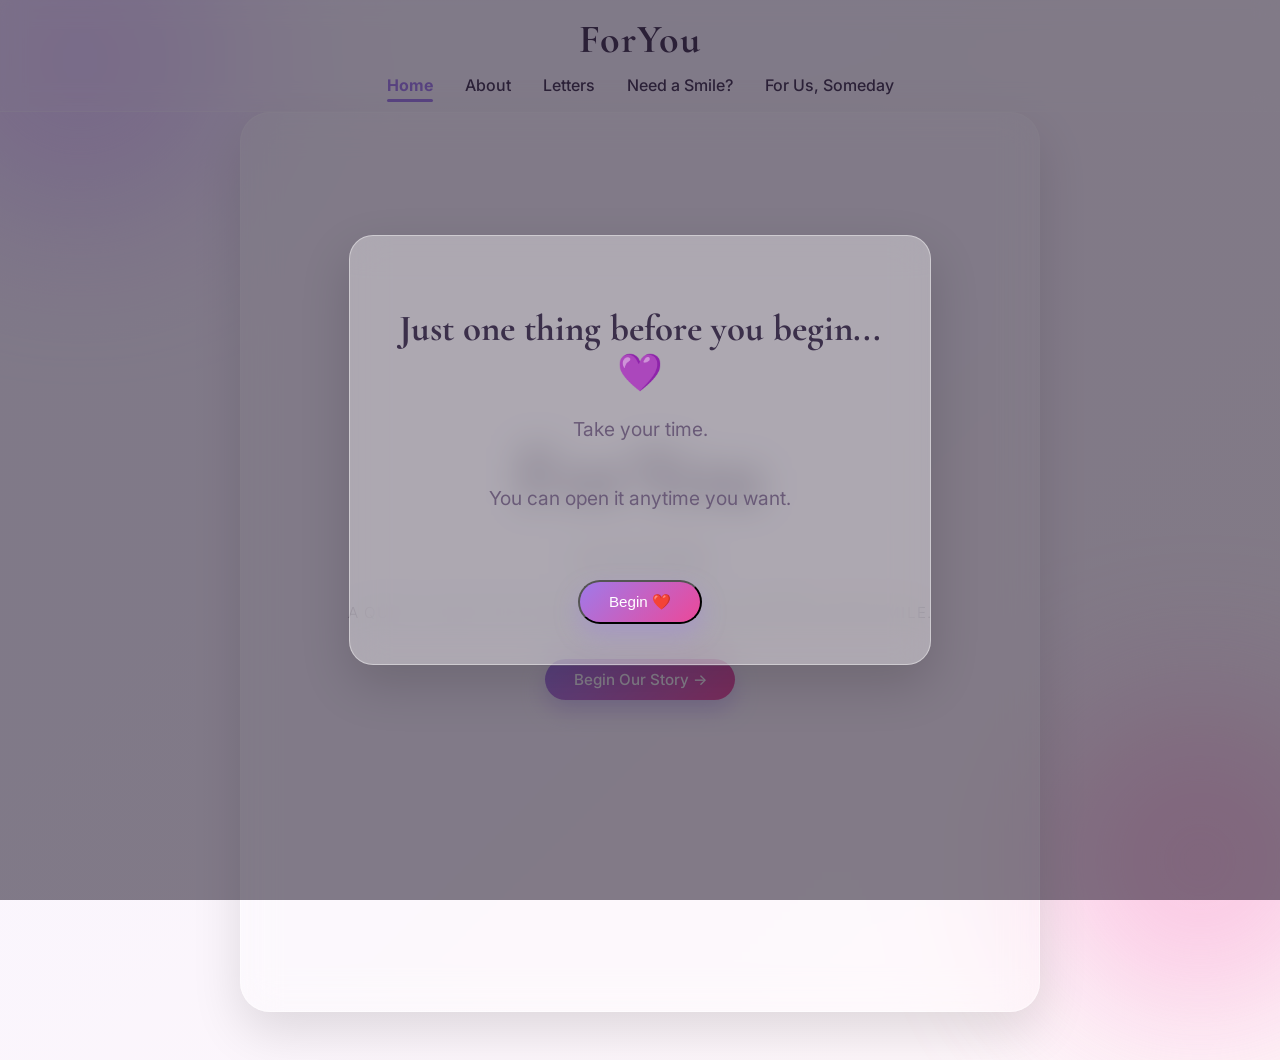
<file: index.html>
<!DOCTYPE html>
<html lang="en">
<head>
  <meta charset="UTF-8">
  <meta name="viewport" content="width=device-width, initial-scale=1.0">
  <title>ForYou</title> 
  <link rel="preconnect" href="https://fonts.googleapis.com">
 <link rel="preconnect" href="https://fonts.gstatic.com" crossorigin>
 <link href="https://fonts.googleapis.com/css2?family=Cormorant+Garamond:wght@400;600;700&family=Inter:wght@300;400;500;600&display=swap" rel="stylesheet">
  <link rel="icon" type="image/svg+xml" href="favicon.svg">
  <link rel="stylesheet" href="style.css">
</head>
<body>
  <div id="welcome-popup">
  <div class="popup-card">
    <h2>Just one thing before you begin... 💜</h2>

    <p>
      Take your time.<br><br>

      You can open it anytime you want.
    </p>

    <button id="begin-btn" class="enter-btn">
      Begin ❤️
    </button>
  </div>
</div>
  <header class="navbar">

  <div class="logo">ForYou</div>

  <nav class="nav-links">
    <a href="index.html" class="active">Home</a>
<a href="about.html">About</a>
<a href="letters.html">Letters</a>
<a href="smile.html">Need a Smile?</a>
<a href="wishes.html">For Us, Someday</a>
  </nav>

</header>
<div class="bg-circle circle-1"></div>
<div class="bg-circle circle-2"></div>
  <main class="container">
    <h1>ForYou</h1>
    <p>I Love You Idiot.</p>
    <p class="subtitle">A quiet place for two hearts connected across every mile.</p>
    <a href="welcome.html" class="enter-btn">Begin Our Story →</a>
  </main>
  <script src="script.js"></script>
</body>
</html>
</file>
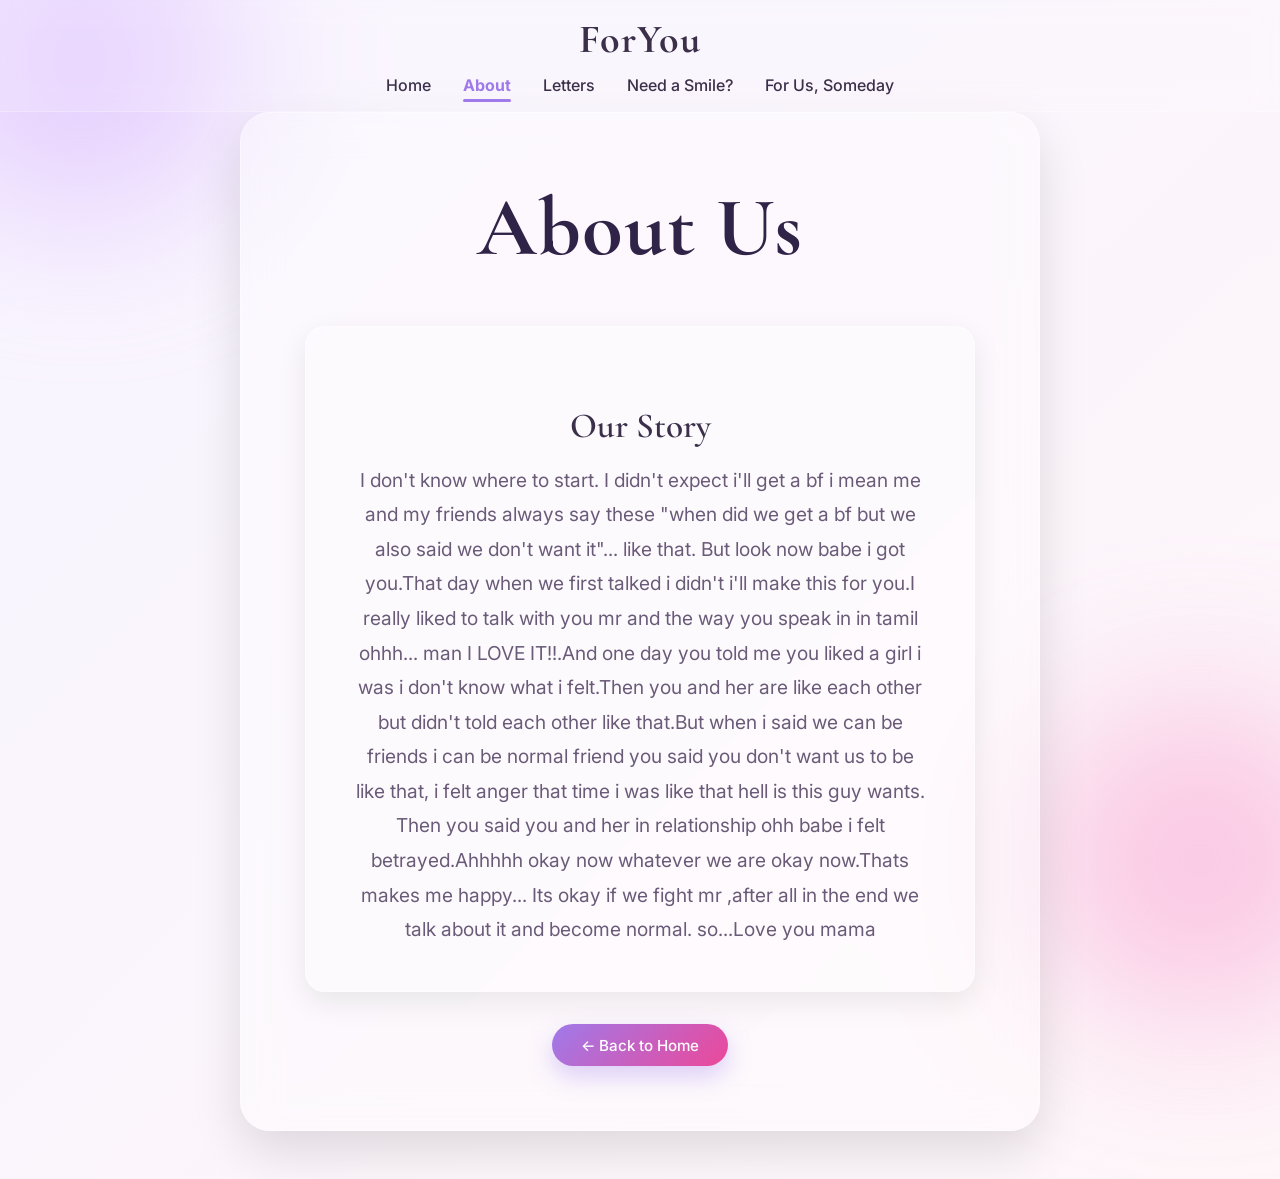
<file: about.html>
<!DOCTYPE html>
<html lang="en">
<head>
  <meta charset="UTF-8">
  <meta name="viewport" content="width=device-width, initial-scale=1.0">
  <title>About Us | ForYou</title>

  <link rel="preconnect" href="https://fonts.googleapis.com">
  <link rel="preconnect" href="https://fonts.gstatic.com" crossorigin>
  <link href="https://fonts.googleapis.com/css2?family=Cormorant+Garamond:wght@400;600;700&family=Inter:wght@300;400;500;600&display=swap" rel="stylesheet">

  <link rel="stylesheet" href="style.css">
</head>

<body>
 <header class="navbar">
  <div class="logo">ForYou</div>

  <nav class="nav-links">
    <a href="index.html">Home</a>
<a href="about.html" class="active">About</a>
<a href="letters.html">Letters</a>
<a href="smile.html">Need a Smile?</a>
<a href="wishes.html">For Us, Someday</a>
  </nav>
</header>

  <div class="bg-circle circle-1"></div>
  <div class="bg-circle circle-2"></div>

 <main class="container">

  <h1>About Us</h1>

  <section class="content-card">

    <h2 class="section-title">Our Story</h2>

    <p>
I don't know where to start.

I didn't expect i'll get a bf i mean me and my friends always say these
"when did we get a bf but we also said we don't want it"... like that.
But look now babe i got you.That day when we first talked i didn't i'll
make this for you.I really liked to talk with you mr and the way you speak in 
in tamil ohhh... man I LOVE IT!!.And one day you told me you liked a girl i was 
i don't know what i felt.Then you and her are like each other but didn't told each
other like that.But when i said we can be friends i can be normal friend you said you 
don't want us to be like that, i felt anger that time i was like that hell is this guy wants.
Then you said you and her in relationship ohh babe i felt betrayed.Ahhhhh okay now whatever 
we are okay now.Thats makes me happy...

Its okay if we fight mr ,after all in the end we talk about it and become normal.

so...Love you mama


</p>

  </section>
   <a href="index.html" class="enter-btn">← Back to Home</a>

</main>
</body>
</html>
</file>
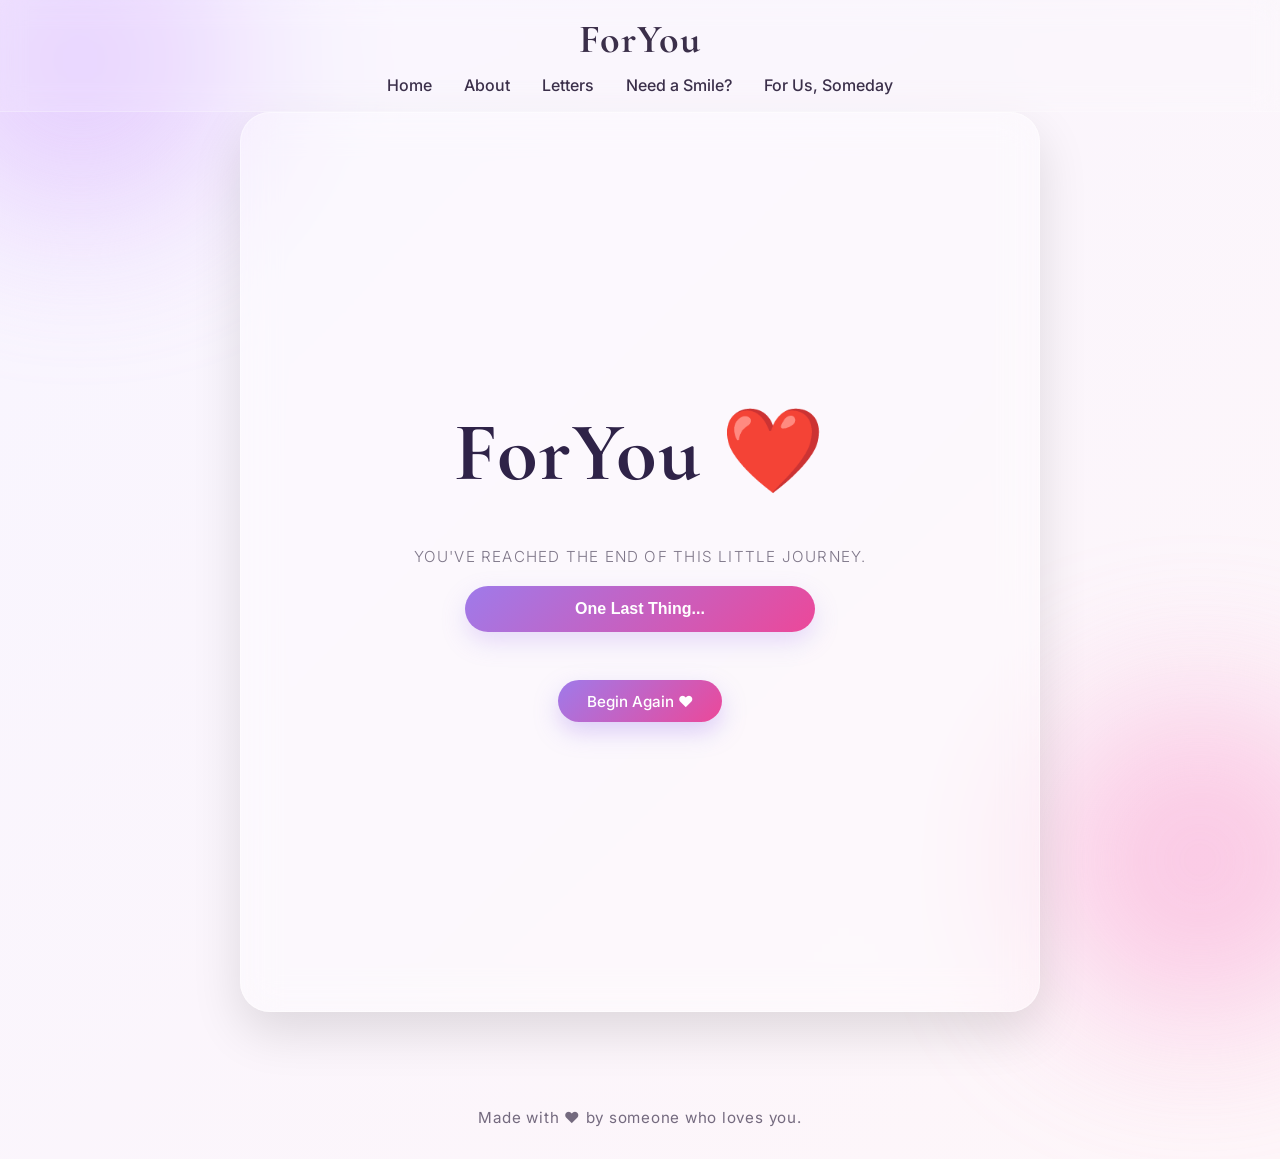
<file: final.html>
<!DOCTYPE html>
<html lang="en">
<head>
  <meta charset="UTF-8">
  <meta name="viewport" content="width=device-width, initial-scale=1.0">
  <title>ForYou ❤️</title>

  <link rel="preconnect" href="https://fonts.googleapis.com">
  <link rel="preconnect" href="https://fonts.gstatic.com" crossorigin>
  <link href="https://fonts.googleapis.com/css2?family=Cormorant+Garamond:wght@400;600;700&family=Inter:wght@300;400;500;600&display=swap" rel="stylesheet">

  <link rel="stylesheet" href="style.css">
</head>

<body>
  <header class="navbar">
  <div class="logo">ForYou</div>

  <nav class="nav-links">
    <a href="index.html">Home</a>
    <a href="about.html">About</a>
    <a href="letters.html">Letters</a>
    <a href="smile.html">Need a Smile?</a>
    <a href="wishes.html">For Us, Someday</a>
  </nav>
</header>

  <div class="bg-circle circle-1"></div>
  <div class="bg-circle circle-2"></div>

  <main class="container">

    <h1>ForYou ❤️</h1>
<p class="subtitle">
You've reached the end of this little journey.
</p>
   <button class="letter-envelope final-btn">
    One Last Thing...
</button>

<div class="letter-content" id="finalMessage">
    <p>
Thank you for taking the time to go through this little website.
Every page, every word, and every little detail was made with you in mind.
Maybe it isn't perfect, but neither is love.
And that's okay.
I just wanted you to have something you could always come back to whenever you needed a reminder of how much you mean to me.
Thank you for being part of my life.
I hope this little corner of the internet always makes you smile.

❤️
      <br><br>

<p class="subtitle">
With all my love,
<br>
Greeshma 💜
</p>
    </p>
</div>
<a href="index.html" class="enter-btn">Begin Again ❤️</a>
  </main>
<footer class="footer">
  Made with ❤️ by someone who loves you.
</footer>
  <script src="script.js"></script>
</body>
</html>
</file>
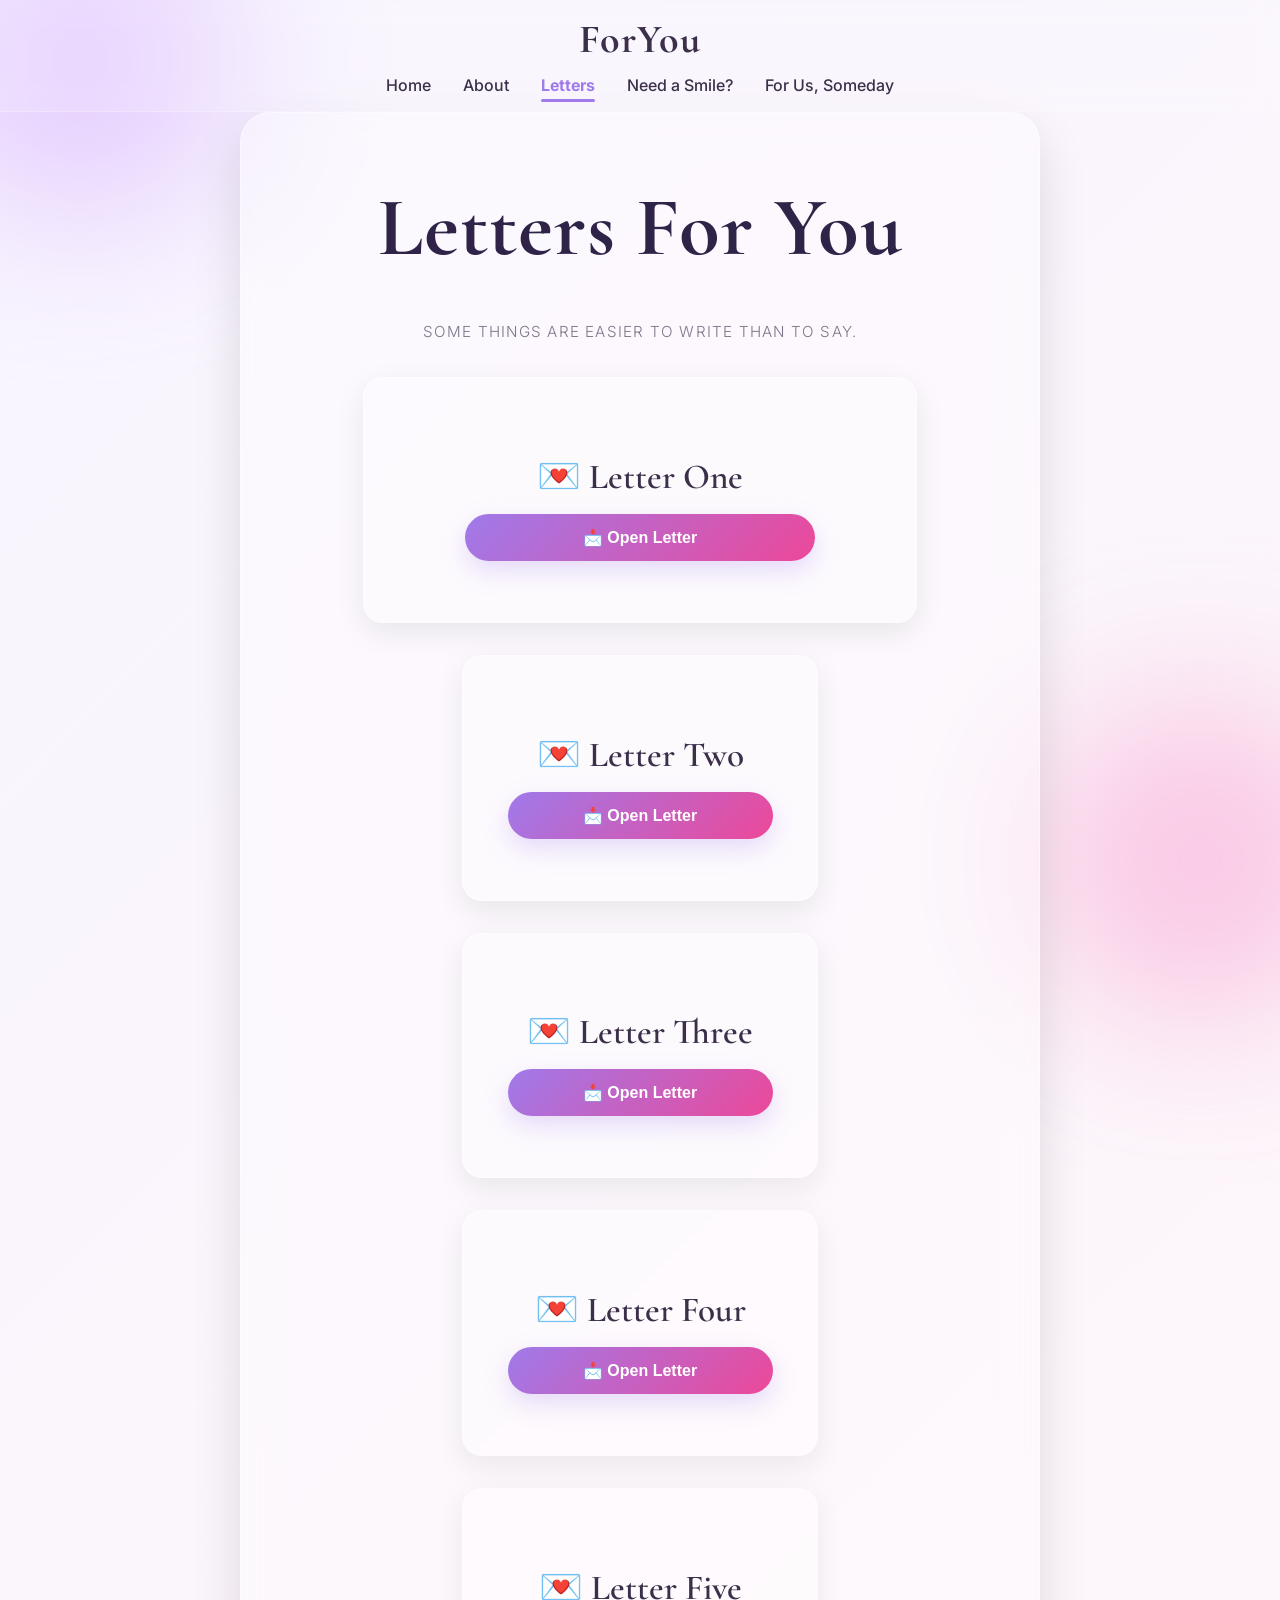
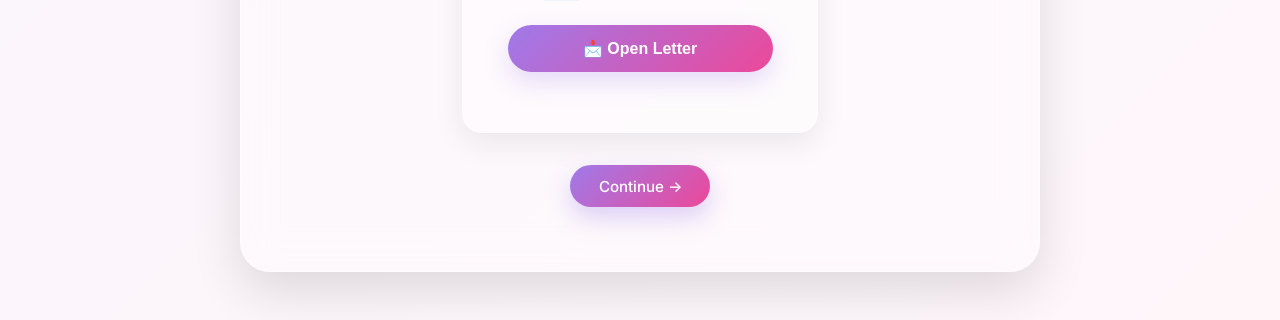
<file: letters.html>
<!DOCTYPE html>
<html lang="en">
<head>
  <meta charset="UTF-8">
  <meta name="viewport" content="width=device-width, initial-scale=1.0">

  <title>First Letter | ForYou</title>

  <link rel="preconnect" href="https://fonts.googleapis.com">
  <link rel="preconnect" href="https://fonts.gstatic.com" crossorigin>
  <link href="https://fonts.googleapis.com/css2?family=Cormorant+Garamond:wght@400;600;700&family=Inter:wght@300;400;500;600&display=swap" rel="stylesheet">

  <link rel="stylesheet" href="style.css">
</head>

<body>
  <header class="navbar">
  <div class="logo">ForYou</div>

  <nav class="nav-links">
    <a href="index.html">Home</a>
<a href="about.html">About</a>
<a href="letters.html" class="active">Letters</a>
<a href="smile.html">Need a Smile?</a>
<a href="wishes.html">For Us, Someday</a>
  </nav>
</header>

  <div class="bg-circle circle-1"></div>
  <div class="bg-circle circle-2"></div>

  <main class="container">

    <h1>Letters For You</h1>

<p class="subtitle">
Some things are easier to write than to say.
</p>

<div class="content-card">
    <h2 class="section-title">💌 Letter One</h2>
    <button class="letter-envelope open-letter-btn">
    📩 Open Letter
</button>
 
<div class="letter-content">
    <p>
        Hey mr,
              Ahhhhh babe you shouidn't tease after this okayy.
            If you are reading have a smile on your face okay, 
    </p>
</div>
</div>

<div class="content-card">
    <h2 class="section-title">💌 Letter Two</h2>
    <button class="letter-envelope open-letter-btn">
    📩 Open Letter
</button>

<div class="letter-content">
    <p>
        I'll write this letter later...
    </p>
</div>
</div>

<div class="content-card">
    <h2 class="section-title">💌 Letter Three</h2>
  <button class="letter-envelope open-letter-btn">
    📩 Open Letter
</button>

<div class="letter-content">
    <p>
        I'll write this letter later...
    </p>
</div>
</div>


<div class="content-card">
    <h2 class="section-title">💌 Letter Four</h2>
   <button class="letter-envelope open-letter-btn">
    📩 Open Letter
</button>
<div class="letter-content">
    <p>
        I'll write this letter later...
    </p>
</div>
</div>

<div class="content-card">
    <h2 class="section-title">💌 Letter Five</h2>
    <button class="letter-envelope open-letter-btn">
    📩 Open Letter
</button>
<div class="letter-content">
    <p>
        I'll write this letter later...
    </p>
</div>
</div>

<a href="smile.html" class="enter-btn">Continue →</a>

  </main>
<script src="script.js"></script>
</body>
</html>
</file>
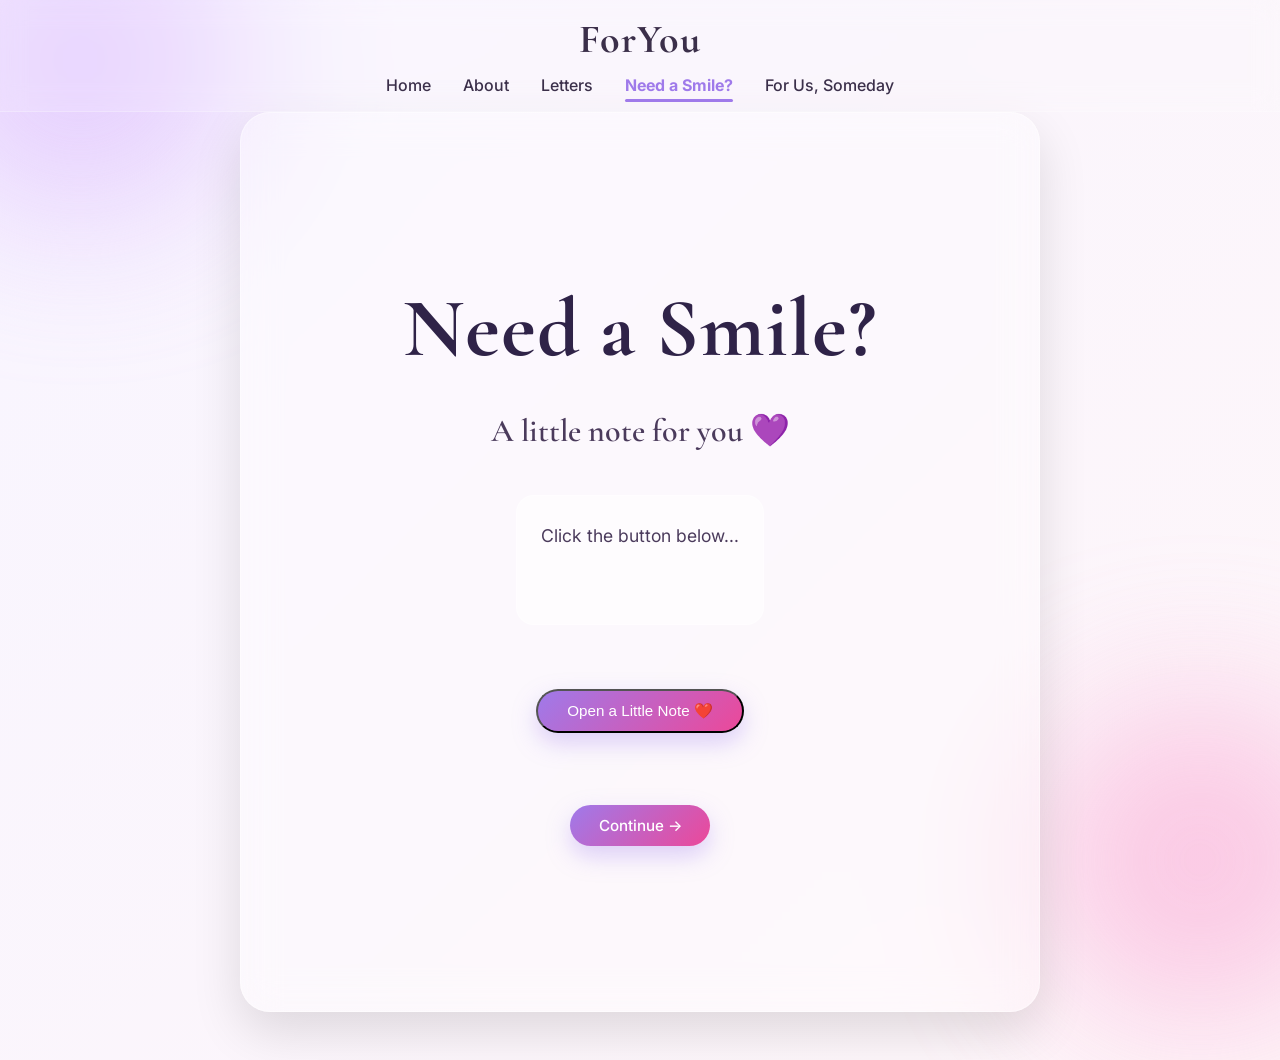
<file: smile.html>
<!DOCTYPE html>
<html lang="en">
<head>
  <meta charset="UTF-8">
  <meta name="viewport" content="width=device-width, initial-scale=1.0">

  <title>Need a Smile? | ForYou</title>

  <link rel="preconnect" href="https://fonts.googleapis.com">
  <link rel="preconnect" href="https://fonts.gstatic.com" crossorigin>
  <link href="https://fonts.googleapis.com/css2?family=Cormorant+Garamond:wght@400;600;700&family=Inter:wght@300;400;500;600&display=swap" rel="stylesheet">

  <link rel="stylesheet" href="style.css">
</head>

<body>
  <header class="navbar">
  <div class="logo">ForYou</div>

  <nav class="nav-links">
    
  <a href="index.html">Home</a>
  <a href="about.html">About</a>
  <a href="letters.html">Letters</a>
  <a href="smile.html" class="active">Need a Smile?</a>
  <a href="wishes.html">For Us, Someday</a>
</nav>
  
</header>

  <div class="bg-circle circle-1"></div>
  <div class="bg-circle circle-2"></div>

  <main class="container">

    

<h1>Need a Smile?</h1>
<h2 class="message-title">A little note for you 💜</h2>
<p id="message">
  Click the button below...
</p>

<button id="smile-btn" class="enter-btn">
   Open a Little Note ❤️
</button>
    <br><br>

<a href="final.html" class="enter-btn">Continue →</a>
  </main>
<script src="script.js"></script>
</body>
</html>
</file>
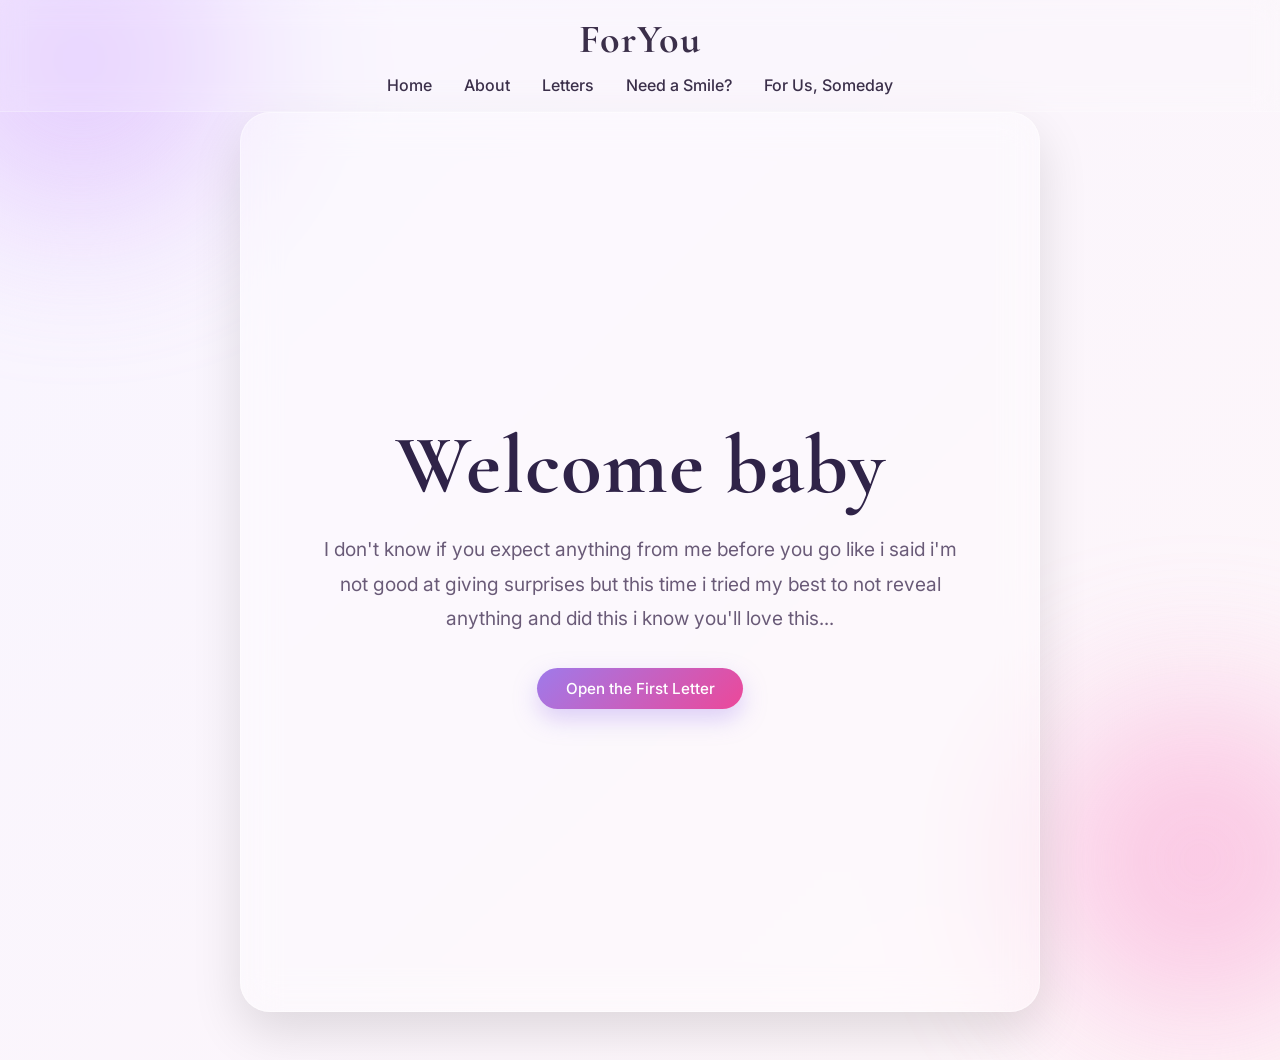
<file: welcome.html>
<!DOCTYPE html>
<html lang="en">
<head>
  <meta charset="UTF-8">
  <meta name="viewport" content="width=device-width, initial-scale=1.0">

  <title>Welcome | ForYou</title>

  <link rel="preconnect" href="https://fonts.googleapis.com">
  <link rel="preconnect" href="https://fonts.gstatic.com" crossorigin>
  <link href="https://fonts.googleapis.com/css2?family=Cormorant+Garamond:wght@400;600;700&family=Inter:wght@300;400;500;600&display=swap" rel="stylesheet">

  <link rel="stylesheet" href="style.css">
</head>

<body>
  <header class="navbar">
  <div class="logo">ForYou</div>

  <nav class="nav-links">
    <a href="index.html">Home</a>
    <a href="about.html">About</a>
    <a href="letters.html">Letters</a>
    <a href="smile.html">Need a Smile?</a>
    <a href="wishes.html">For Us, Someday</a>
  </nav>
</header>

  <div class="bg-circle circle-1"></div>
  <div class="bg-circle circle-2"></div>

  <main class="container">
    <h1>Welcome baby</h1>

    <p>
      I don't know if you expect anything from me before you go
      like i said i'm not good at giving surprises 
      but this time i tried my best to not reveal anything and did this
      i know you'll love this...
    </p>
    <a href="letters.html" class="enter-btn">Open the First Letter</a>
  </main>

</body>
</html>
</file>
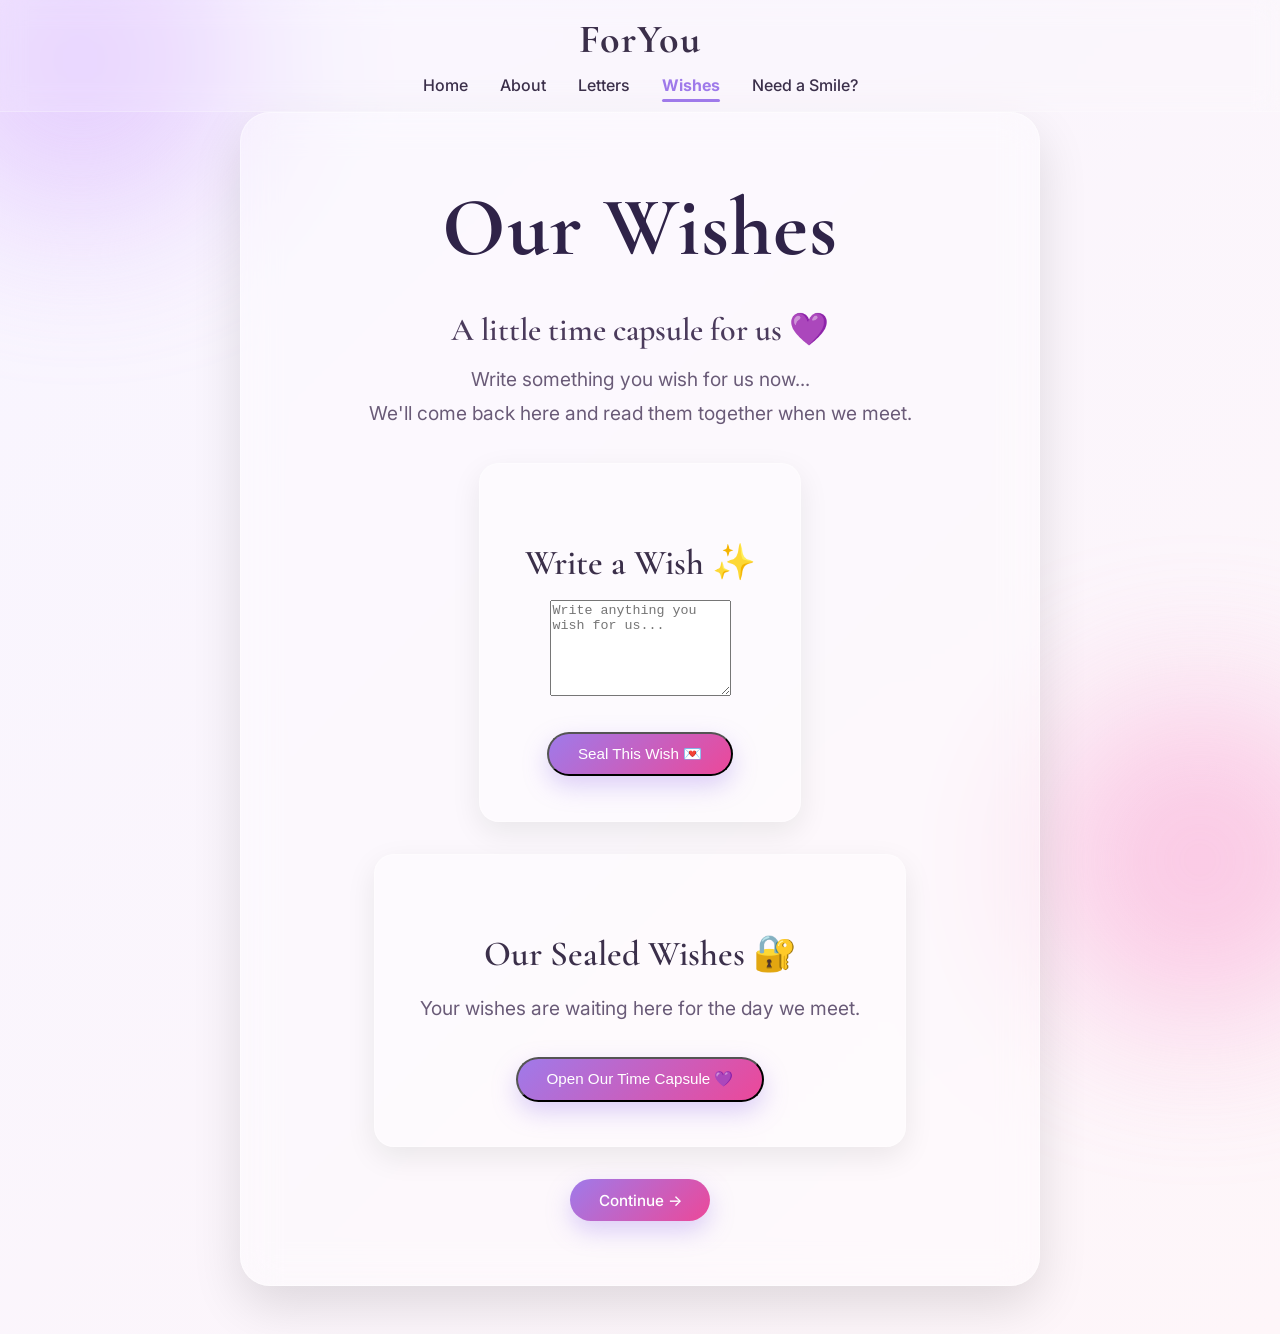
<file: wishes.html>
<!DOCTYPE html>
<html lang="en">
<head>
  <meta charset="UTF-8">
  <meta name="viewport" content="width=device-width, initial-scale=1.0">

  <title>Our Wishes | ForYou</title>

  <link rel="preconnect" href="https://fonts.googleapis.com">
  <link rel="preconnect" href="https://fonts.gstatic.com" crossorigin>

  <link href="https://fonts.googleapis.com/css2?family=Cormorant+Garamond:wght@400;600;700&family=Inter:wght@300;400;500;600&display=swap" rel="stylesheet">

  <link rel="stylesheet" href="style.css">
</head>

<body>

  <!-- Navigation -->
  <header class="navbar">

    <div class="logo">ForYou</div>

    <nav class="nav-links">
      <a href="index.html">Home</a>
      <a href="about.html">About</a>
      <a href="letters.html">Letters</a>
      <a href="wishes.html" class="active">Wishes</a>
      <a href="smile.html">Need a Smile?</a>
    </nav>

  </header>


  <!-- Background -->
  <div class="bg-circle circle-1"></div>
  <div class="bg-circle circle-2"></div>


  <!-- Main Content -->
  <main class="container">

    <h1>Our Wishes</h1>

    <h2 class="message-title">
      A little time capsule for us 💜
    </h2>

    <p>
      Write something you wish for us now...
      <br>
      We'll come back here and read them together when we meet.
    </p>


    <!-- Wish Writing Area -->
    <div class="content-card">

      <h2 class="section-title">
        Write a Wish ✨
      </h2>

      <textarea
        id="wishInput"
        placeholder="Write anything you wish for us..."
        rows="6"
      ></textarea>

      <br>

      <button id="saveWishBtn" class="enter-btn">
        Seal This Wish 💌
      </button>

    </div>


    <!-- Time Capsule -->
    <div class="content-card">

      <h2 class="section-title">
        Our Sealed Wishes 🔐
      </h2>

      <p id="capsuleMessage">
        Your wishes are waiting here for the day we meet.
      </p>

      <button id="openCapsuleBtn" class="enter-btn">
        Open Our Time Capsule 💜
      </button>

      <div id="wishesContainer"></div>

    </div>


    <!-- Continue -->
    <a href="final.html" class="enter-btn">
      Continue →
    </a>

  </main>


  <script>
    const wishInput = document.getElementById("wishInput");
    const saveWishBtn = document.getElementById("saveWishBtn");
    const openCapsuleBtn = document.getElementById("openCapsuleBtn");
    const wishesContainer = document.getElementById("wishesContainer");
    const capsuleMessage = document.getElementById("capsuleMessage");

    let wishes = JSON.parse(localStorage.getItem("forYouWishes")) || [];

    let capsuleOpened = false;


    // Save a new wish
    saveWishBtn.addEventListener("click", () => {

      const wish = wishInput.value.trim();

      if (wish === "") {
        alert("Write a little wish first. 💜");
        return;
      }

      wishes.push({
        text: wish,
        date: new Date().toLocaleDateString()
      });

      localStorage.setItem("forYouWishes", JSON.stringify(wishes));

      wishInput.value = "";

      capsuleMessage.textContent =
        "Your wish has been sealed safely for us. 💌";

      saveWishBtn.textContent = "Wish Sealed ❤️";

      setTimeout(() => {
        saveWishBtn.textContent = "Seal This Wish 💌";
      }, 1800);
    });


    // Open the time capsule
    openCapsuleBtn.addEventListener("click", () => {

      if (wishes.length === 0) {
        capsuleMessage.textContent =
          "There are no wishes in our time capsule yet. Write one first. 💜";
        return;
      }

      capsuleOpened = !capsuleOpened;

      if (capsuleOpened) {

        wishesContainer.innerHTML = "";

        wishes.forEach((wish, index) => {

          const wishCard = document.createElement("div");

          wishCard.className = "content-card";

          wishCard.innerHTML = `
            <h2 class="message-title">
              Wish ${index + 1} 💌
            </h2>

            <p>
              ${escapeHTML(wish.text)}
            </p>

            <small>
              Written on ${wish.date}
            </small>
          `;

          wishesContainer.appendChild(wishCard);
        });

        capsuleMessage.textContent =
          "Here are the wishes we left for each other. Read them together. 💜";

        openCapsuleBtn.textContent =
          "Close Our Time Capsule";
      }

      else {

        wishesContainer.innerHTML = "";

        capsuleMessage.textContent =
          "Your wishes are sealed again until we're ready to read them.";

        openCapsuleBtn.textContent =
          "Open Our Time Capsule 💜";
      }
    });


    // Prevent HTML from being inserted into the wish
    function escapeHTML(text) {
      const div = document.createElement("div");
      div.textContent = text;
      return div.innerHTML;
    }
  </script>

</body>
</html>
</file>
<file: style.css>
body {
  margin: 0;
  min-height: 100vh;
  display: flex;
  flex-direction: column;
  justify-content: center;
  align-items: center;

  background: linear-gradient(135deg, #f8f5ff, #fef6f9);

  font-family: "Inter", sans-serif;
  color: #3b2f4a;
  text-align: center;
}


/* =========================
   HEADINGS
========================= */

h1 {
  font-family: "Cormorant Garamond", serif;
  font-size: 5.2rem;
  font-weight: 700;
  letter-spacing: 1px;
  margin: 0 0 1rem;
  color: #2f2348;
}

p {
  font-size: 1.2rem;
  max-width: 650px;
  line-height: 1.8;
  color: #6a5b78;
  margin: 0 auto;
}


/* =========================
   MAIN CONTAINER
========================= */

.container {
  min-height: 100vh;

  display: flex;
  flex-direction: column;
  justify-content: center;
  align-items: center;

  text-align: center;

  width: min(90%, 800px);

  padding: 4rem;

  margin-top: 7rem;
  margin-bottom: 3rem;

  border-radius: 30px;

  background: rgba(255, 255, 255, 0.35);

  backdrop-filter: blur(18px);
  -webkit-backdrop-filter: blur(18px);

  border: 1px solid rgba(255, 255, 255, 0.4);

  box-shadow:
    0 20px 50px rgba(0, 0, 0, 0.12);

  box-sizing: border-box;

  animation: fadeIn 0.8s ease;
}


/* =========================
   BACKGROUND CIRCLES
========================= */

.bg-circle {
  position: fixed;

  width: 320px;
  height: 320px;

  border-radius: 50%;

  filter: blur(80px);

  z-index: -1;

  opacity: 0.6;

  animation: float 8s ease-in-out infinite;
}

.circle-1 {
  background: #d8b4fe;

  top: -100px;
  left: -80px;
}

.circle-2 {
  background: #f9a8d4;

  bottom: -120px;
  right: -80px;

  animation-delay: 4s;
}


@keyframes float {

  0%, 100% {
    transform: translateY(0px) translateX(0px);
  }

  50% {
    transform: translateY(-20px) translateX(15px);
  }

}


/* =========================
   SUBTITLE
========================= */

.subtitle {
  margin-top: 1.5rem;

  font-size: 0.95rem;

  font-weight: 300;

  letter-spacing: 0.08em;

  text-transform: uppercase;

  color: rgba(59, 47, 74, 0.65);
}

 
/* =========================
   BUTTON
========================= */

.enter-btn {
  display: inline-block;

  margin-top: 2rem;

  padding: 0.7rem 1.8rem;

  border-radius: 999px;

  text-decoration: none;

  font-size: 0.95rem;

  font-weight: 500;

  color: #ffffff;

  background:
    linear-gradient(
      135deg,
      #9f7aea,
      #ec4899
    );

  box-shadow:
    0 10px 25px rgba(159, 122, 234, 0.35);

  transition:
    transform 0.3s ease,
    box-shadow 0.3s ease;
}

.enter-btn:hover {
  transform: translateY(-3px);

  box-shadow:
    0 15px 35px rgba(159, 122, 234, 0.45);
}

.enter-btn:active {
  transform: scale(0.97);
}


/* =========================
   MESSAGE
========================= */

#message {
  min-height: 80px;

  margin: 2rem 0;

  padding: 1.5rem;

  border-radius: 18px;

  background: rgba(255, 255, 255, 0.45);

  border: 1px solid rgba(255, 255, 255, 0.5);

  color: #4b3b5c;

  font-size: 1.1rem;

  line-height: 1.8;

  transition: all 0.3s ease;
}


/* =========================
   TITLES
========================= */

.message-title {
  font-family: "Cormorant Garamond", serif;

  font-size: 2rem;

  font-weight: 600;

  margin: 1rem 0 0.8rem;

  color: #4b3b5c;
}

.section-title {
  font-family: "Cormorant Garamond", serif;

  font-size: 2.2rem;

  font-weight: 600;

  margin-top: 2rem;
  margin-bottom: 1rem;

  color: #3b2f4a;
}


/* =========================
   NAVIGATION BAR
========================= */

.navbar {
  width: 100%;

  position: fixed;

  top: 0;
  left: 0;

  padding: 1.2rem 2rem 1rem;

  display: flex;

  flex-direction: column;

  justify-content: center;

  align-items: center;

  gap: 1rem;

  box-sizing: border-box;

  z-index: 1000;

  background: rgba(255, 255, 255, 0.15);

  backdrop-filter: blur(12px);
  -webkit-backdrop-filter: blur(12px);

  border-bottom: 1px solid rgba(255, 255, 255, 0.25);
}


/* =========================
   LOGO / ForYou
========================= */

.logo {
  font-family: "Cormorant Garamond", serif;

  font-size: 2.5rem;

  font-weight: 700;

  color: #3b2f4a;

  letter-spacing: 1px;

  text-align: center;

  line-height: 1;
}


/* =========================
   NAVIGATION LINKS
========================= */

.nav-links {
  width: 100%;

  display: flex;

  justify-content: center;

  align-items: center;

  flex-wrap: wrap;

  gap: 0.7rem 2rem;
}

.nav-links a {
  position: relative;

  text-decoration: none;

  color: #3b2f4a;

  font-weight: 500;

  font-size: 1rem;

  white-space: nowrap;

  transition: color 0.3s ease;
}

.nav-links a:hover {
  color: #8b6fb3;
}


/* ACTIVE PAGE */

.nav-links a.active {
  color: #9f7aea;

  font-weight: 700;

  position: relative;
}

.nav-links a.active::after {
  content: "";

  position: absolute;

  left: 0;

  bottom: -7px;

  width: 100%;

  height: 3px;

  background: #9f7aea;

  border-radius: 999px;
}


/* =========================
   CONTENT CARD
========================= */

.content-card {
  margin-top: 2rem;

  padding: 2.8rem;

  border-radius: 20px;

  background: rgba(255, 255, 255, 0.25);

  border: 1px solid rgba(255, 255, 255, 0.35);

  box-shadow:
    0 10px 30px rgba(0, 0, 0, 0.08);

  transition:
    transform 0.3s ease,
    box-shadow 0.3s ease;
}

.content-card:hover {
  transform: translateY(-6px);

  box-shadow:
    0 18px 40px rgba(0, 0, 0, 0.12);
}


/* =========================
   LETTERS
========================= */

.letter-content {
  max-height: 0;

  overflow: hidden;

  opacity: 0;

  transform: translateY(-20px);

  width: 100%;

  max-width: 650px;

  margin: 0 auto;

  padding: 0 25px;

  background: rgba(255,255,255,0.55);

  backdrop-filter: blur(12px);
  -webkit-backdrop-filter: blur(12px);

  border-radius: 18px;

  box-shadow:
    0 15px 35px rgba(0,0,0,0.08);

  transition:
    max-height .6s ease,
    opacity .4s ease,
    transform .5s ease,
    padding .4s ease;
}

.letter-content.open {
  max-height: 700px;

  opacity: 1;

  transform: translateY(0);

  padding: 25px;

  margin-top: 20px;
}


.letter-envelope {
  width: 100%;

  max-width: 350px;

  padding: 14px 28px;

  margin: 1rem auto;

  display: flex;

  justify-content: center;

  align-items: center;

  gap: 10px;

  border: none;

  border-radius: 999px;

  background:
    linear-gradient(
      135deg,
      #9f7aea,
      #ec4899
    );

  color: white;

  font-size: 1rem;

  font-weight: 600;

  cursor: pointer;

  box-shadow:
    0 10px 25px rgba(159,122,234,0.25);

  transition: 0.3s ease;
}

.letter-envelope:hover {
  transform: translateY(-3px);

  box-shadow:
    0 12px 25px rgba(159,122,234,0.35);
}

.letter-envelope:active {
  transform: scale(0.97);
}

.letter-content p {
  font-family: "Cormorant Garamond", serif;

  font-size: 1.35rem;

  line-height: 2.1;

  color: #4b3b5c;

  text-align: left;

  white-space: pre-line;

  margin: 0;
}


/* =========================
   FOOTER
========================= */

.footer {
  margin: 3rem 0 2rem;

  text-align: center;

  font-size: 0.95rem;

  color: rgba(59, 47, 74, 0.7);

  letter-spacing: 0.05em;
}


/* =========================
   FADE ANIMATION
========================= */

.container {
  animation: fadeIn 0.8s ease-out;
}

@keyframes fadeIn {

  from {
    opacity: 0;

    transform: translateY(20px);

    filter: blur(4px);
  }

  to {
    opacity: 1;

    transform: translateY(0);

    filter: blur(0);
  }

}


/* =========================
   WELCOME POPUP
========================= */

#welcome-popup {
  position: fixed;

  inset: 0;

  background: rgba(30, 20, 40, 0.55);

  display: flex;

  justify-content: center;

  align-items: center;

  z-index: 9999;
}

.popup-card {
  width: min(90%, 500px);

  padding: 2.5rem;

  text-align: center;

  border-radius: 24px;

  background: rgba(255,255,255,0.35);

  backdrop-filter: blur(18px);
  -webkit-backdrop-filter: blur(18px);

  border: 1px solid rgba(255,255,255,0.4);

  box-shadow:
    0 20px 50px rgba(0,0,0,.15);

  animation: fadeIn .6s ease;
}

.popup-card h2 {
  font-family: "Cormorant Garamond", serif;

  font-size: 2.3rem;

  margin-bottom: 1rem;
}

.popup-card p {
  margin-bottom: 2rem;
}


/* =========================
   TABLET
========================= */

@media (max-width: 768px) {

  .container {
    width: 92%;

    padding: 2rem 1.5rem;

    margin-top: 9rem;

    margin-bottom: 2rem;
  }


  h1 {
    font-size: 3rem;
  }


  .section-title {
    font-size: 1.8rem;
  }


  p {
    font-size: 1rem;

    line-height: 1.8;
  }


  /* NAVIGATION */

  .navbar {
    padding: 1rem 1rem 0.9rem;

    gap: 0.8rem;
  }


  .logo {
    font-size: 2.2rem;
  }


  .nav-links {
    gap: 0.7rem 1.2rem;

    max-width: 700px;
  }


  .nav-links a {
    font-size: 0.9rem;
  }


  .nav-links a.active::after {
    bottom: -5px;

    height: 2px;
  }


  .enter-btn {
    width: fit-content !important;

    max-width: 90%;

    padding: 0.7rem 1.8rem;

    font-size: 0.95rem;
  }


  .letter-envelope {
    width: fit-content !important;

    max-width: 90%;
  }


  .content-card {
    padding: 1.5rem;
  }

}


/* =========================
   SMALL PHONES
========================= */

@media (max-width: 480px) {

  .container {
    width: 94%;

    padding: 1.7rem 1rem;

    margin-top: 9.5rem;
  }


  h1 {
    font-size: 2.7rem;
  }


  p {
    font-size: 0.95rem;
  }


  /* NAVIGATION */

  .navbar {
    padding: 0.8rem 0.5rem 0.7rem;

    gap: 0.7rem;
  }


  .logo {
    font-size: 2rem;

    margin-bottom: 0.1rem;
  }


  .nav-links {
    width: 100%;

    max-width: 420px;

    gap: 0.55rem 0.9rem;

    justify-content: center;
  }


  .nav-links a {
    font-size: 0.78rem;

    white-space: nowrap;
  }


  .nav-links a.active::after {
    bottom: -4px;

    height: 2px;
  }


  .enter-btn {
    width: fit-content !important;

    padding: 0.7rem 1.5rem;
  }


  .letter-envelope {
    width: fit-content !important;

    padding: 13px 22px;
  }


  .content-card {
    padding: 1.2rem;
  }


  .letter-content {
    padding-left: 15px;

    padding-right: 15px;
  }


  .letter-content.open {
    padding: 20px 15px;
  }


  .letter-content p {
    font-size: 1.15rem;

    line-height: 1.9;
  }


  .popup-card {
    padding: 2rem 1.5rem;
  }


  .popup-card h2 {
    font-size: 2rem;
  }

}
</file>
